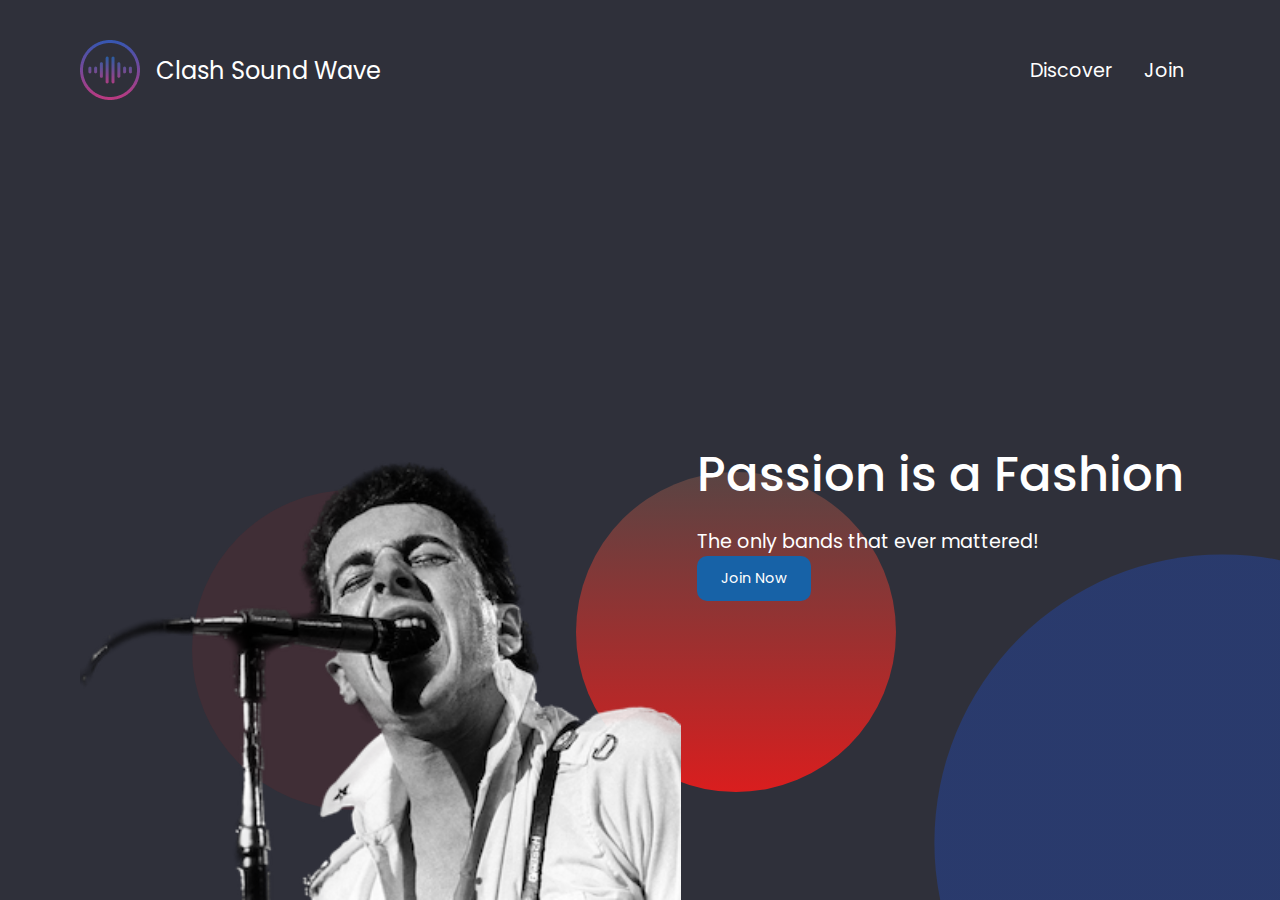
<file: index.html>
<!DOCTYPE html>
<html lang="en">
  <head>
    <meta charset="UTF-8" />
    <meta http-equiv="X-UA-Compatible" content="IE=edge" />
    <meta name="viewport" content="width=device-width, initial-scale=1.0" />
    <title>Soundwave</title>
    <link rel="stylesheet" href="styles.css" />
    <link rel="stylesheet" href="index.css" />
  </head>
  <body class="container full-height-grow">
    <header class="main-header">
      <a href="/" class="brand-logo"
        ><img src="assets/logo.png" alt="an icon depicting a soundwave" />
        <div class="brand-logo-name">Clash Sound Wave</div></a
      >
      <nav class="main-nav">
        <ul>
          <li><a href="discover.html">Discover</a></li>
          <li><a href="join.html">Join</a></li>
        </ul>
      </nav>
    </header>
    <section class="home-main-section">
      <div class="img-wrapper">
        <div class="joe-image"></div>
      </div>
      <div class="call-to-action">
        <h1 class="title">Passion is a Fashion</h1>
        <span class="subtitle">The only bands that ever mattered!</span>
        <a href="join.html" class="btn">Join Now</a>
      </div>
    </section>
    <div class="home-page-circle1"></div>
    <div class="home-page-circle2"></div>
    <div class="home-page-circle3"></div>
  </body>
</html>
</file>
<file: styles.css>
@import url("https://fonts.googleapis.com/css2?family=Poppins:wght@400;500;700&display=swap");
*,
*::before,
*::after {
  box-sizing: border-box;
}
body {
  padding: 0;
  margin: 0;
  background-color: #2f303a;
  font-family: "Poppins", sans-serif;
  font-size: 1.2rem;
  color: white;
  min-height: 100vh;
}
.full-height-grow {
  display: flex;
  flex-direction: column;
}
.brand-logo {
  display: flex;
  align-items: center;
  font-size: 1.25em;
  color: inherit;
  text-decoration: none;
}

.brand-logo-name {
  margin-left: 1rem;
}

.main-nav ul,
.footer-nav ul {
  display: flex;
  margin: 0;
  padding: 0;
  list-style: none;
}

.main-nav a,
.footer-nav a {
  color: inherit;
  text-decoration: none;
  padding: 1rem;
}

.main-nav a:hover,
.footer-nav a:hover {
  color: #adadad;
}

.main-header,
.main-footer {
  display: flex;
  justify-content: space-between;
  align-items: center;
}
.main-header {
  height: 140px;
}
.main-footer {
  height: 70px;
  background-color: #000000;
  font-weight: bold;
}

.social-link img {
  width: 1em;
  margin-right: 0.25rem;
}
.main-footer .container {
  display: flex;
  justify-content: space-between;
}

.container {
  max-width: 1200px;
  margin: 0 auto;
  padding: 0 40px;
}
.title {
  font-weight: 500;
  font-size: 3rem;
  margin-bottom: 1rem;
  margin-top: 0;
}
.sub-itle {
  font-weight: 500;
  font-size: 1.2rem;
  margin-bottom: 2rem;
}
.btn {
  background-color: #1762a7;
  border-radius: 10px;
  font-size: 0.9rem;
  text-decoration: none;
  color: white;
  padding: 0.75rem 1.5rem;
  outline: none;
  border: none;
  cursor: pointer;
}
</file>
<file: index.css>
.home-main-section {
  display: flex;
  align-items: stretch;
  justify-content: space-between;
  flex-grow: 1;
}
.home-main-section .img-wrapper {
  display: flex;
  flex-grow: 1;
  flex-direction: column;
  align-items: stretch;
  justify-content: flex-end;
}

.home-main-section .joe-image {
  background-image: url(assets/joe-strummersinging.png);
  flex-grow: 1;
  max-height: 70vh;
  min-width: 30vw;
  background-repeat: no-repeat;
  background-position: bottom left;
  background-size: contain;
}

.home-main-section .call-to-action {
  display: flex;
  flex-direction: column;
  align-items: flex-start;
  margin: 1rem;
  align-self: center;
}

@media (max-width: 900px) {
  .home-main-section .img-wrapper {
    display: none;
  }
  .home-main-section {
    justify-content: center;
  }
}

.home-page-circle1 {
  position: absolute;
  height: 25vw;
  width: 25vw;
  border-radius: 50%;
  background-color: rgba(218, 32, 20, 0.1);
  bottom: 10vh;
  left: 15vw;
  z-index: -1;
}
.home-page-circle2 {
  position: absolute;
  height: 25vw;
  width: 25vw;
  border-radius: 50%;
  background: linear-gradient(
    180deg,
    rgba(204, 124, 93, 0.267) 0%,
    rgba(225, 29, 29, 0.958) 100%
  );

  /* background-color: rgba(188, 58, 128, 0.5); */
  bottom: 12vh;
  left: 45vw;
  z-index: -1;
}

.home-page-circle3 {
  overflow: hidden;
  position: absolute;
  height: 45vw;
  width: 45vw;

  /* background-color: rgba(188, 58, 128, 0.5); */
  bottom: 0;
  right: 0;
  z-index: -1;
}

.home-page-circle3::before {
  position: absolute;
  content: "";
  transform: translate(40%, 40%);
  width: 100%;
  height: 100%;
  border-radius: 50%;
  background: linear-gradient(
    180deg,
    rgba(29, 82, 225, 0.3) 90%,
    rgba(225, 29, 29, 0.3) 90%
  );
}
</file>
